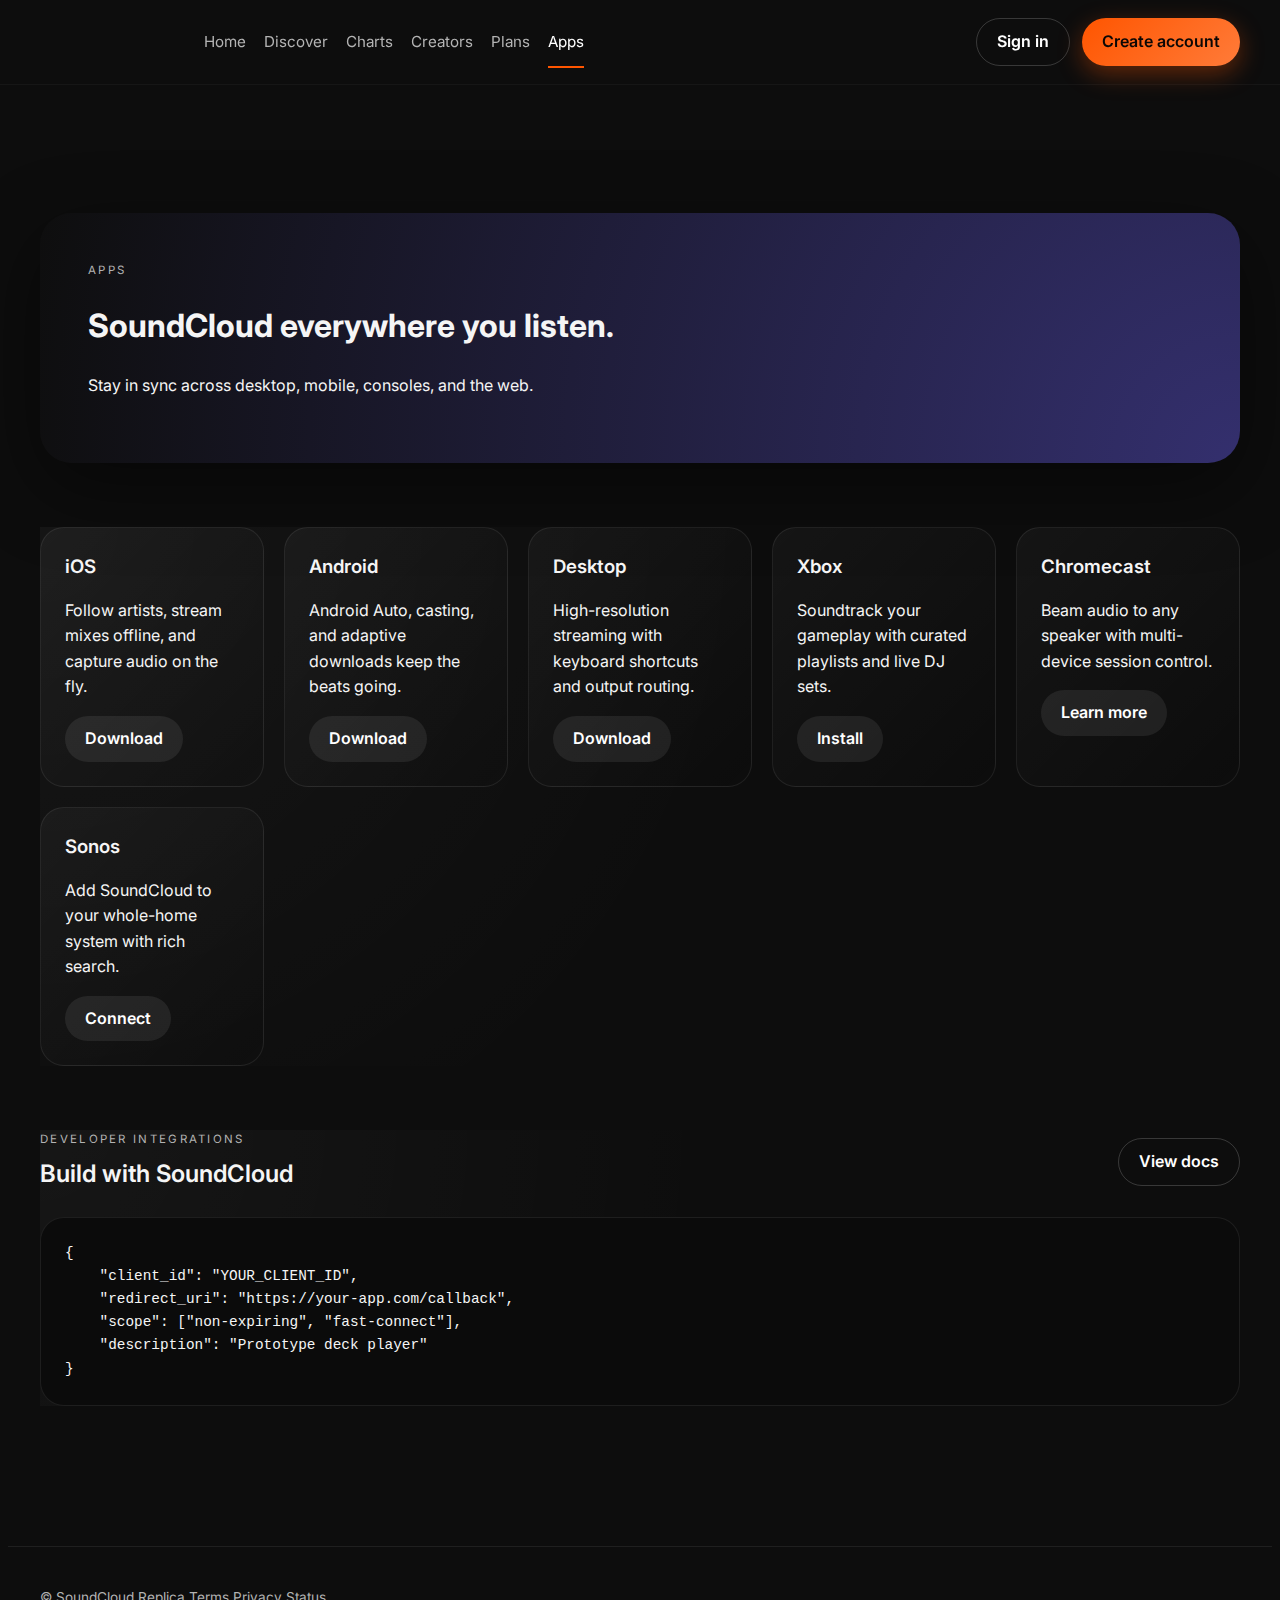
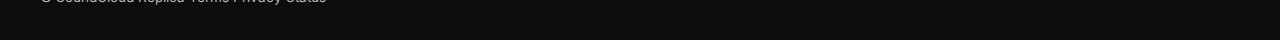
<file: apps.html>
<!DOCTYPE html>
<html lang="en">
<head>
    <meta charset="UTF-8" />
    <meta name="viewport" content="width=device-width, initial-scale=1.0" />
    <title>Apps • SoundCloud Replica</title>
    <link rel="preconnect" href="https://fonts.googleapis.com" />
    <link rel="preconnect" href="https://fonts.gstatic.com" crossorigin />
    <link href="https://fonts.googleapis.com/css2?family=Inter:wght@400;500;600;700&display=swap" rel="stylesheet" />
    <link rel="stylesheet" href="css/styles.css" />
</head>
<body class="subpage">
    <header class="site-header compact">
        <div class="header-inner">
            <a class="logo" href="index.html" aria-label="SoundCloud Home"></a>
            <nav class="primary-nav" aria-label="Primary">
                <a href="index.html">Home</a>
                <a href="discover.html">Discover</a>
                <a href="charts.html">Charts</a>
                <a href="creators.html">Creators</a>
                <a href="plans.html">Plans</a>
                <a href="apps.html" class="active">Apps</a>
            </nav>
            <div class="header-actions">
                <button class="ghost-btn" type="button">Sign in</button>
                <button class="primary-btn" type="button">Create account</button>
            </div>
            <button class="menu-toggle" aria-label="Open navigation">
                <span></span><span></span><span></span>
            </button>
        </div>
    </header>

    <main>
        <section class="page-hero apps">
            <p class="section-eyebrow">Apps</p>
            <h1>SoundCloud everywhere you listen.</h1>
            <p>Stay in sync across desktop, mobile, consoles, and the web.</p>
        </section>

        <section class="section app-grid">
            <article class="app-card">
                <h3>iOS</h3>
                <p>Follow artists, stream mixes offline, and capture audio on the fly.</p>
                <button class="secondary-btn">Download</button>
            </article>
            <article class="app-card">
                <h3>Android</h3>
                <p>Android Auto, casting, and adaptive downloads keep the beats going.</p>
                <button class="secondary-btn">Download</button>
            </article>
            <article class="app-card">
                <h3>Desktop</h3>
                <p>High-resolution streaming with keyboard shortcuts and output routing.</p>
                <button class="secondary-btn">Download</button>
            </article>
            <article class="app-card">
                <h3>Xbox</h3>
                <p>Soundtrack your gameplay with curated playlists and live DJ sets.</p>
                <button class="secondary-btn">Install</button>
            </article>
            <article class="app-card">
                <h3>Chromecast</h3>
                <p>Beam audio to any speaker with multi-device session control.</p>
                <button class="secondary-btn">Learn more</button>
            </article>
            <article class="app-card">
                <h3>Sonos</h3>
                <p>Add SoundCloud to your whole-home system with rich search.</p>
                <button class="secondary-btn">Connect</button>
            </article>
        </section>

        <section class="section dense">
            <header class="section-header">
                <div>
                    <p class="section-eyebrow">Developer integrations</p>
                    <h2>Build with SoundCloud</h2>
                </div>
                <a href="https://developers.soundcloud.com" class="ghost-btn">View docs</a>
            </header>
            <div class="code-panel">
                <pre><code>{
    "client_id": "YOUR_CLIENT_ID",
    "redirect_uri": "https://your-app.com/callback",
    "scope": ["non-expiring", "fast-connect"],
    "description": "Prototype deck player"
}</code></pre>
            </div>
        </section>
    </main>

    <footer class="site-footer small">
        <span>© SoundCloud Replica</span>
        <a href="#">Terms</a>
        <a href="#">Privacy</a>
        <a href="#">Status</a>
    </footer>

    <script src="js/main.js" defer></script>
</body>
</html>
</file>
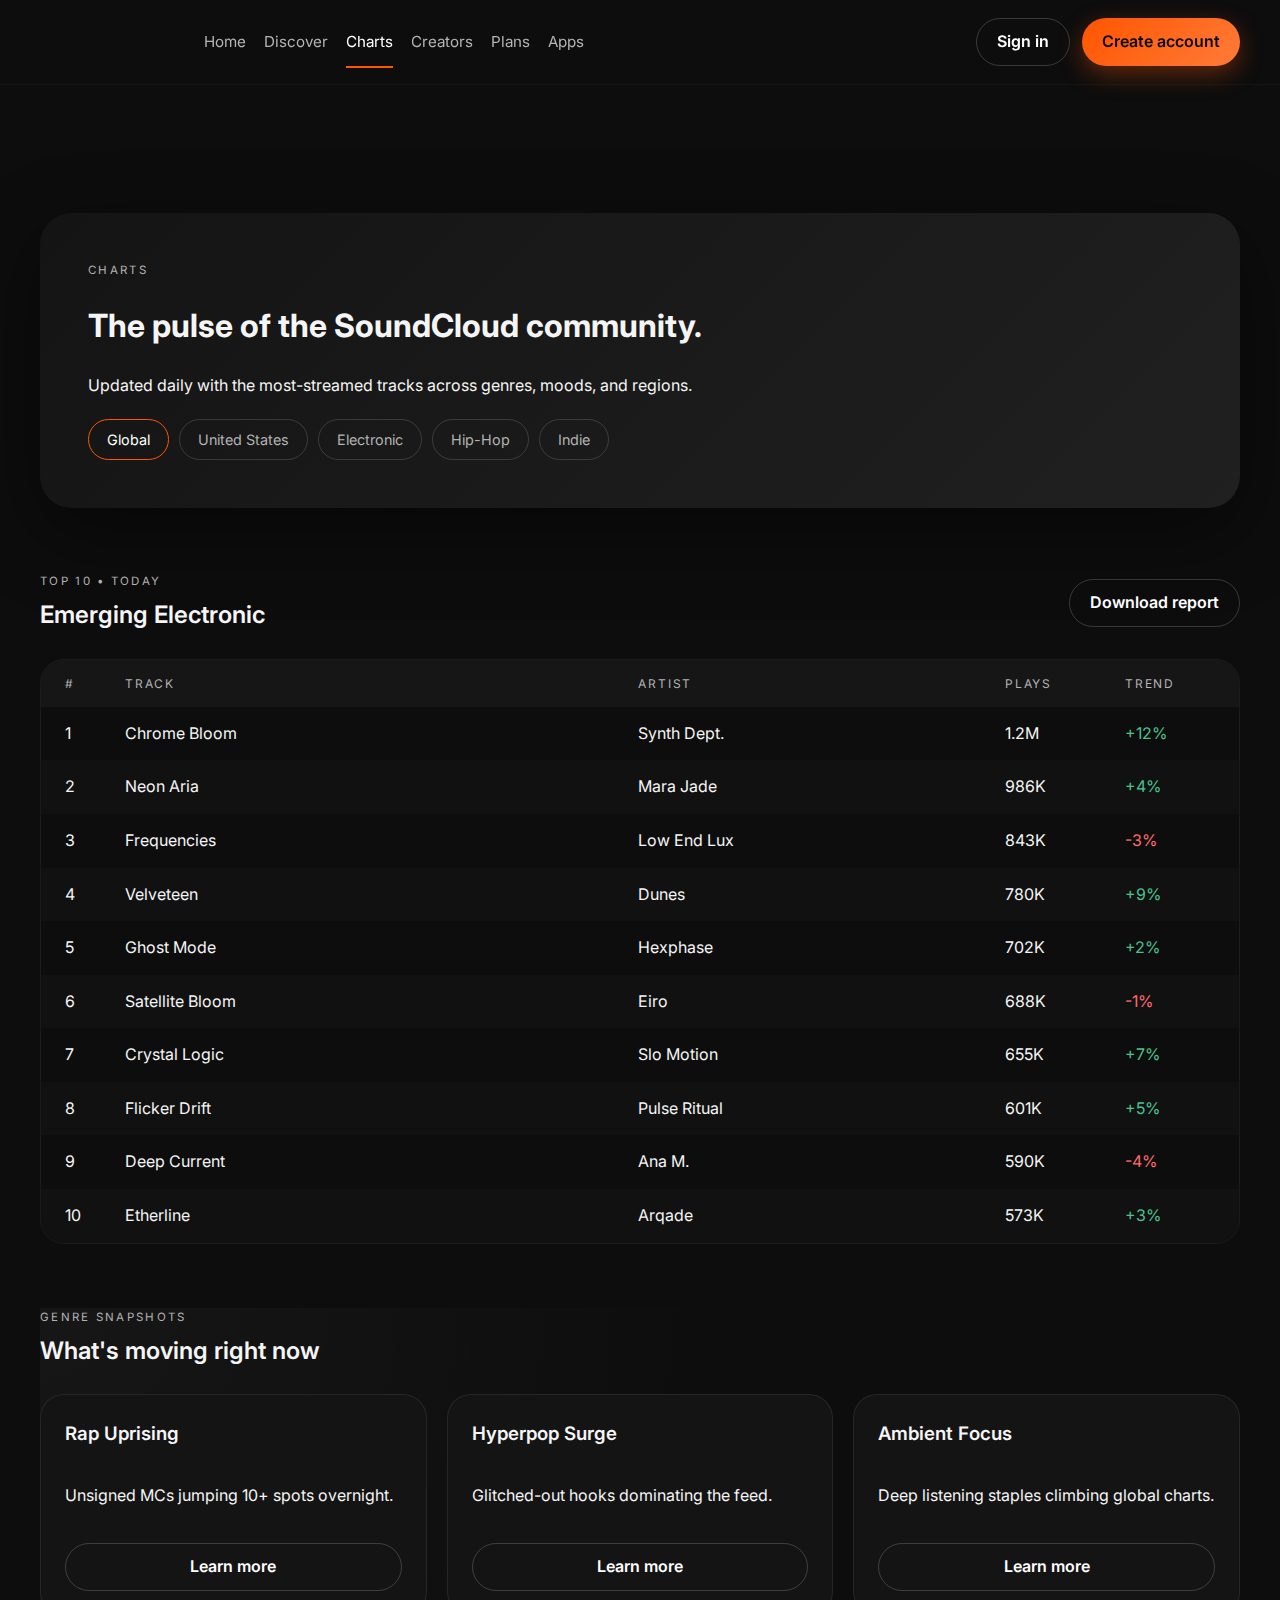
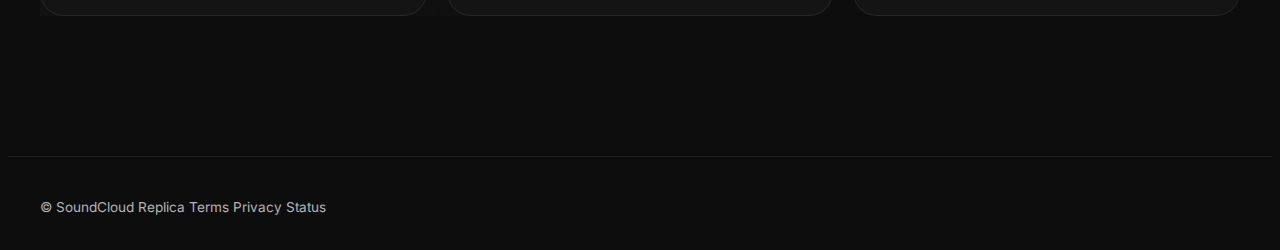
<file: charts.html>
<!DOCTYPE html>
<html lang="en">
<head>
    <meta charset="UTF-8" />
    <meta name="viewport" content="width=device-width, initial-scale=1.0" />
    <title>Charts • SoundCloud Replica</title>
    <link rel="preconnect" href="https://fonts.googleapis.com" />
    <link rel="preconnect" href="https://fonts.gstatic.com" crossorigin />
    <link href="https://fonts.googleapis.com/css2?family=Inter:wght@400;500;600;700&display=swap" rel="stylesheet" />
    <link rel="stylesheet" href="css/styles.css" />
</head>
<body class="subpage">
    <header class="site-header compact">
        <div class="header-inner">
            <a class="logo" href="index.html" aria-label="SoundCloud Home"></a>
            <nav class="primary-nav" aria-label="Primary">
                <a href="index.html">Home</a>
                <a href="discover.html">Discover</a>
                <a href="charts.html" class="active">Charts</a>
                <a href="creators.html">Creators</a>
                <a href="plans.html">Plans</a>
                <a href="apps.html">Apps</a>
            </nav>
            <div class="header-actions">
                <button class="ghost-btn" type="button">Sign in</button>
                <button class="primary-btn" type="button">Create account</button>
            </div>
            <button class="menu-toggle" aria-label="Open navigation">
                <span></span><span></span><span></span>
            </button>
        </div>
    </header>

    <main>
        <section class="page-hero">
            <p class="section-eyebrow">Charts</p>
            <h1>The pulse of the SoundCloud community.</h1>
            <p>Updated daily with the most-streamed tracks across genres, moods, and regions.</p>
            <div class="filters">
                <button class="chip active" data-filter="global">Global</button>
                <button class="chip" data-filter="us">United States</button>
                <button class="chip" data-filter="electronic">Electronic</button>
                <button class="chip" data-filter="hiphop">Hip-Hop</button>
                <button class="chip" data-filter="indie">Indie</button>
            </div>
        </section>

        <section class="section table-section">
            <header class="section-header">
                <div>
                    <p class="section-eyebrow">Top 10 • Today</p>
                    <h2>Emerging Electronic</h2>
                </div>
                <button class="ghost-btn">Download report</button>
            </header>
            <div class="charts-table" role="table">
                <div class="table-row table-head" role="row">
                    <div role="columnheader">#</div>
                    <div role="columnheader">Track</div>
                    <div role="columnheader">Artist</div>
                    <div role="columnheader">Plays</div>
                    <div role="columnheader">Trend</div>
                </div>
                <div class="table-body" data-chart></div>
            </div>
        </section>

        <section class="section dense">
            <header class="section-header">
                <div>
                    <p class="section-eyebrow">Genre snapshots</p>
                    <h2>What's moving right now</h2>
                </div>
            </header>
            <div class="section-grid injection-target" data-injection-target="section_grid" data-section="charts">
                <!-- dynamic -->
            </div>
        </section>
    </main>

    <footer class="site-footer small">
        <span>© SoundCloud Replica</span>
        <a href="#">Terms</a>
        <a href="#">Privacy</a>
        <a href="#">Status</a>
    </footer>

    <script src="js/main.js" defer></script>
</body>
</html>
</file>
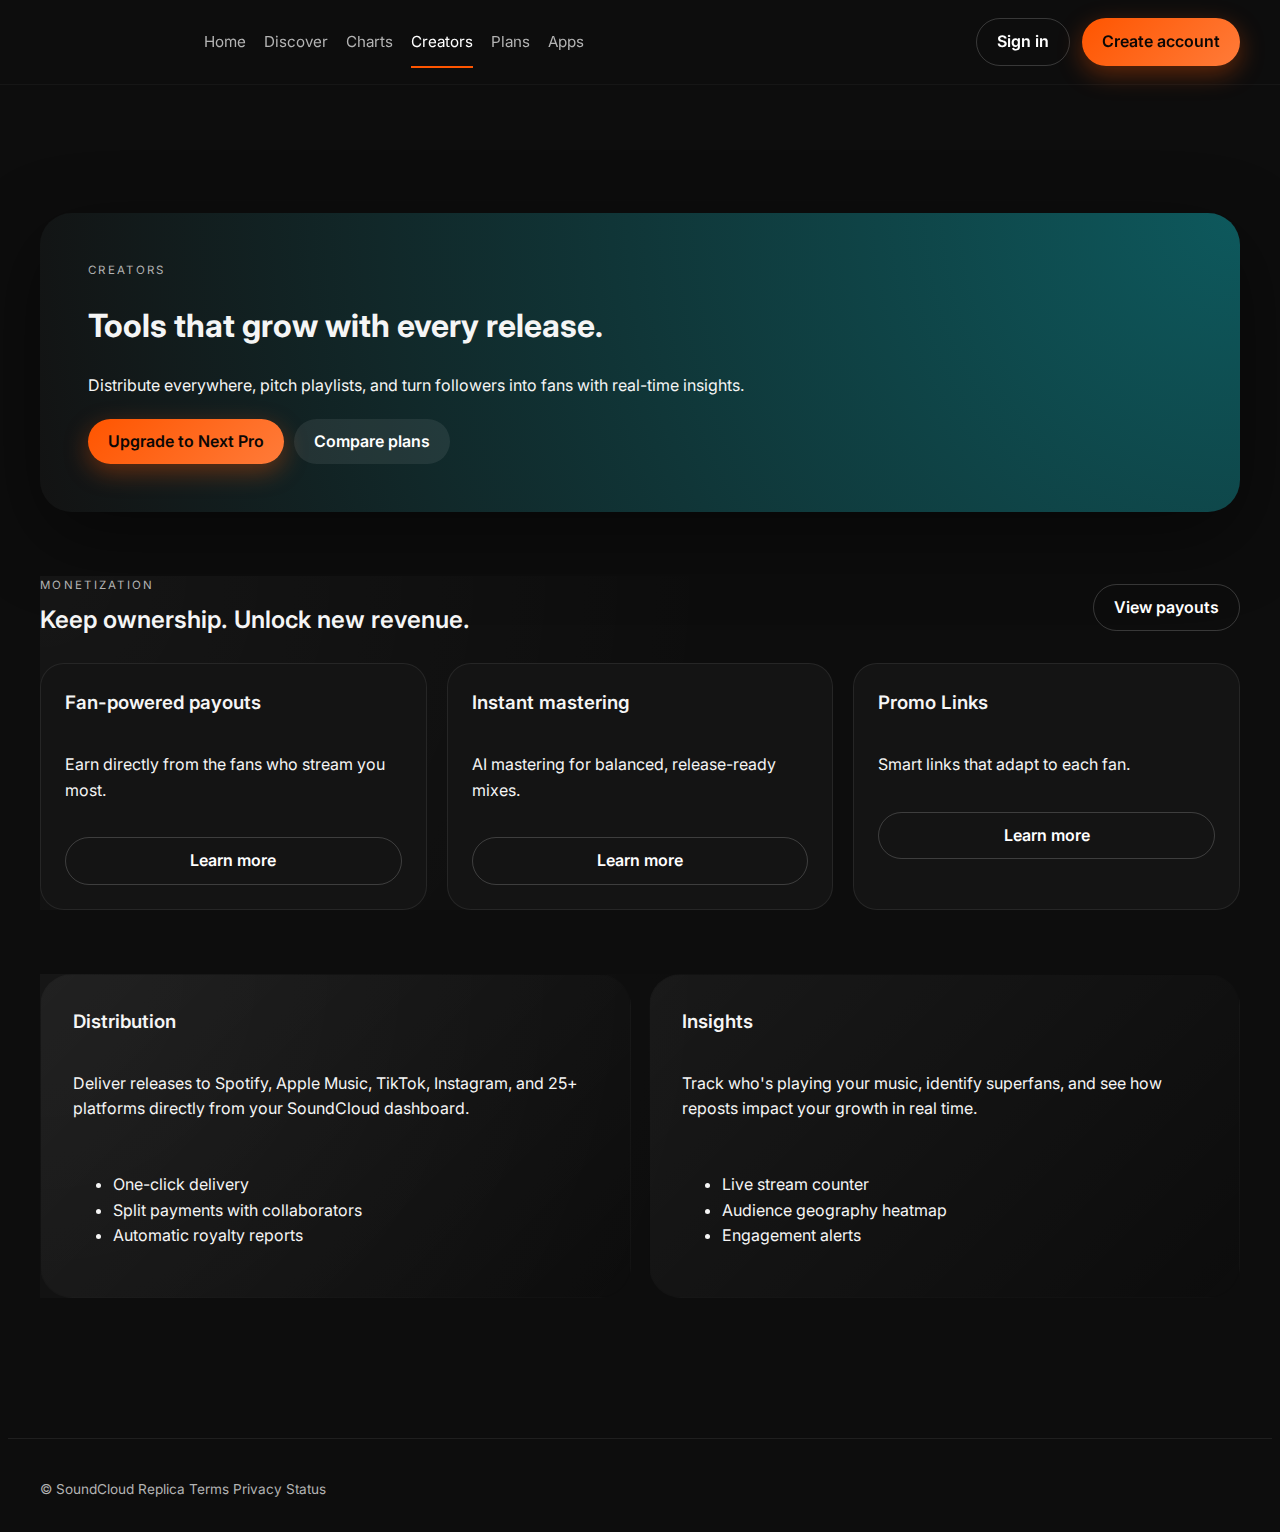
<file: creators.html>
<!DOCTYPE html>
<html lang="en">
<head>
    <meta charset="UTF-8" />
    <meta name="viewport" content="width=device-width, initial-scale=1.0" />
    <title>Creators • SoundCloud Replica</title>
    <link rel="preconnect" href="https://fonts.googleapis.com" />
    <link rel="preconnect" href="https://fonts.gstatic.com" crossorigin />
    <link href="https://fonts.googleapis.com/css2?family=Inter:wght@400;500;600;700&display=swap" rel="stylesheet" />
    <link rel="stylesheet" href="css/styles.css" />
</head>
<body class="subpage">
    <header class="site-header compact">
        <div class="header-inner">
            <a class="logo" href="index.html" aria-label="SoundCloud Home"></a>
            <nav class="primary-nav" aria-label="Primary">
                <a href="index.html">Home</a>
                <a href="discover.html">Discover</a>
                <a href="charts.html">Charts</a>
                <a href="creators.html" class="active">Creators</a>
                <a href="plans.html">Plans</a>
                <a href="apps.html">Apps</a>
            </nav>
            <div class="header-actions">
                <button class="ghost-btn" type="button">Sign in</button>
                <button class="primary-btn" type="button">Create account</button>
            </div>
            <button class="menu-toggle" aria-label="Open navigation">
                <span></span><span></span><span></span>
            </button>
        </div>
    </header>

    <main>
        <section class="page-hero creator">
            <p class="section-eyebrow">Creators</p>
            <h1>Tools that grow with every release.</h1>
            <p>Distribute everywhere, pitch playlists, and turn followers into fans with real-time insights.</p>
            <div class="hero-actions">
                <button class="primary-btn">Upgrade to Next Pro</button>
                <button class="secondary-btn">Compare plans</button>
            </div>
        </section>

        <section class="section">
            <header class="section-header">
                <div>
                    <p class="section-eyebrow">Monetization</p>
                    <h2>Keep ownership. Unlock new revenue.</h2>
                </div>
                <button class="ghost-btn">View payouts</button>
            </header>
            <div class="section-grid injection-target" data-injection-target="section_grid" data-section="creators">
                <!-- injection target -->
            </div>
        </section>

        <section class="section dense two-col">
            <article class="card gradient">
                <h3>Distribution</h3>
                <p>Deliver releases to Spotify, Apple Music, TikTok, Instagram, and 25+ platforms directly from your SoundCloud dashboard.</p>
                <ul>
                    <li>One-click delivery</li>
                    <li>Split payments with collaborators</li>
                    <li>Automatic royalty reports</li>
                </ul>
            </article>
            <article class="card gradient">
                <h3>Insights</h3>
                <p>Track who's playing your music, identify superfans, and see how reposts impact your growth in real time.</p>
                <ul>
                    <li>Live stream counter</li>
                    <li>Audience geography heatmap</li>
                    <li>Engagement alerts</li>
                </ul>
            </article>
        </section>
    </main>

    <footer class="site-footer small">
        <span>© SoundCloud Replica</span>
        <a href="#">Terms</a>
        <a href="#">Privacy</a>
        <a href="#">Status</a>
    </footer>

    <script src="js/main.js" defer></script>
</body>
</html>
</file>
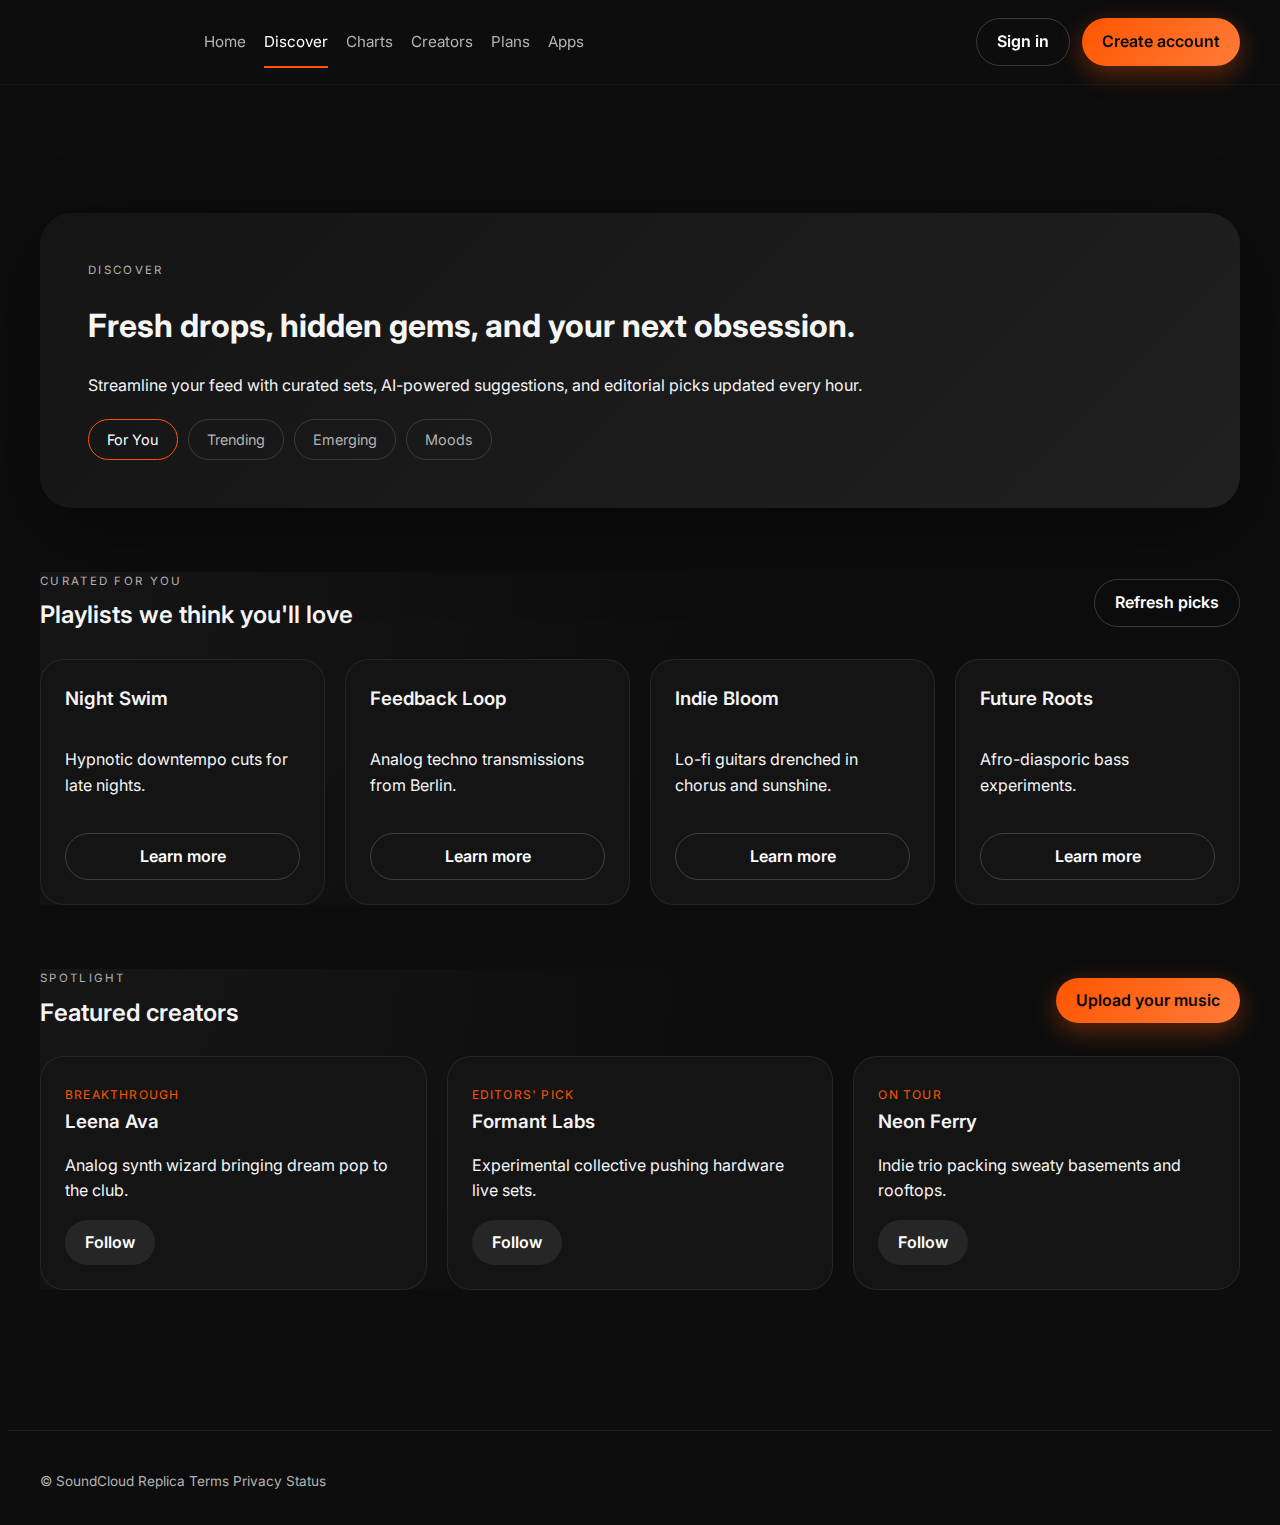
<file: discover.html>
<!DOCTYPE html>
<html lang="en">
<head>
    <meta charset="UTF-8" />
    <meta name="viewport" content="width=device-width, initial-scale=1.0" />
    <title>Discover • SoundCloud Replica</title>
    <link rel="preconnect" href="https://fonts.googleapis.com" />
    <link rel="preconnect" href="https://fonts.gstatic.com" crossorigin />
    <link href="https://fonts.googleapis.com/css2?family=Inter:wght@400;500;600;700&display=swap" rel="stylesheet" />
    <link rel="stylesheet" href="css/styles.css" />
</head>
<body class="subpage">
    <header class="site-header compact">
        <div class="header-inner">
            <a class="logo" href="index.html" aria-label="SoundCloud Home"></a>
            <nav class="primary-nav" aria-label="Primary">
                <a href="index.html">Home</a>
                <a href="discover.html" class="active">Discover</a>
                <a href="charts.html">Charts</a>
                <a href="creators.html">Creators</a>
                <a href="plans.html">Plans</a>
                <a href="apps.html">Apps</a>
            </nav>
            <div class="header-actions">
                <button class="ghost-btn" type="button">Sign in</button>
                <button class="primary-btn" type="button">Create account</button>
            </div>
            <button class="menu-toggle" aria-label="Open navigation">
                <span></span><span></span><span></span>
            </button>
        </div>
    </header>

    <main>
        <section class="page-hero">
            <p class="section-eyebrow">Discover</p>
            <h1>Fresh drops, hidden gems, and your next obsession.</h1>
            <p>Streamline your feed with curated sets, AI-powered suggestions, and editorial picks updated every hour.</p>
            <div class="filters">
                <button class="chip active" data-filter="for-you">For You</button>
                <button class="chip" data-filter="trending">Trending</button>
                <button class="chip" data-filter="emerging">Emerging</button>
                <button class="chip" data-filter="moods">Moods</button>
            </div>
        </section>

        <section class="section">
            <header class="section-header">
                <div>
                    <p class="section-eyebrow">Curated for you</p>
                    <h2>Playlists we think you'll love</h2>
                </div>
                <button class="ghost-btn">Refresh picks</button>
            </header>
            <div class="section-grid injection-target" data-injection-target="section_grid" data-section="discover">
                <!-- Injected cards -->
            </div>
        </section>

        <section class="section dense">
            <header class="section-header">
                <div>
                    <p class="section-eyebrow">Spotlight</p>
                    <h2>Featured creators</h2>
                </div>
                <button class="primary-btn">Upload your music</button>
            </header>
            <div class="spotlight-grid">
                <article class="spotlight-card">
                    <div class="badge">Breakthrough</div>
                    <h3>Leena Ava</h3>
                    <p>Analog synth wizard bringing dream pop to the club.</p>
                    <button class="secondary-btn">Follow</button>
                </article>
                <article class="spotlight-card">
                    <div class="badge">Editors' Pick</div>
                    <h3>Formant Labs</h3>
                    <p>Experimental collective pushing hardware live sets.</p>
                    <button class="secondary-btn">Follow</button>
                </article>
                <article class="spotlight-card">
                    <div class="badge">On Tour</div>
                    <h3>Neon Ferry</h3>
                    <p>Indie trio packing sweaty basements and rooftops.</p>
                    <button class="secondary-btn">Follow</button>
                </article>
            </div>
        </section>
    </main>

    <footer class="site-footer small">
        <span>© SoundCloud Replica</span>
        <a href="#">Terms</a>
        <a href="#">Privacy</a>
        <a href="#">Status</a>
    </footer>

    <script src="js/main.js" defer></script>
</body>
</html>
</file>
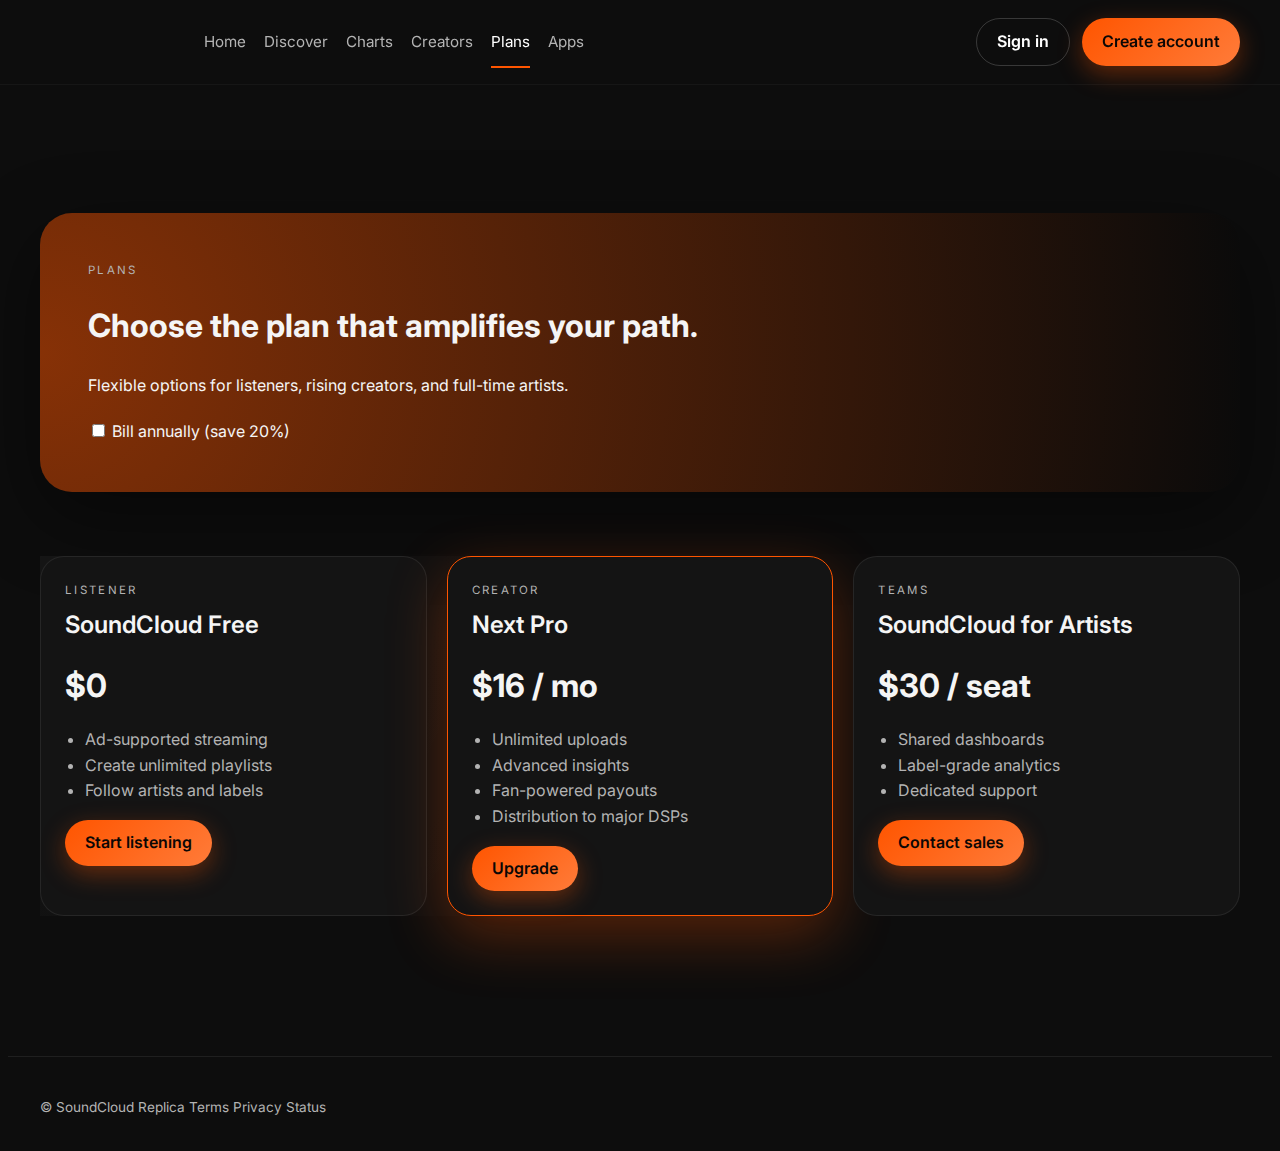
<file: plans.html>
<!DOCTYPE html>
<html lang="en">
<head>
    <meta charset="UTF-8" />
    <meta name="viewport" content="width=device-width, initial-scale=1.0" />
    <title>Plans • SoundCloud Replica</title>
    <link rel="preconnect" href="https://fonts.googleapis.com" />
    <link rel="preconnect" href="https://fonts.gstatic.com" crossorigin />
    <link href="https://fonts.googleapis.com/css2?family=Inter:wght@400;500;600;700&display=swap" rel="stylesheet" />
    <link rel="stylesheet" href="css/styles.css" />
</head>
<body class="subpage">
    <header class="site-header compact">
        <div class="header-inner">
            <a class="logo" href="index.html" aria-label="SoundCloud Home"></a>
            <nav class="primary-nav" aria-label="Primary">
                <a href="index.html">Home</a>
                <a href="discover.html">Discover</a>
                <a href="charts.html">Charts</a>
                <a href="creators.html">Creators</a>
                <a href="plans.html" class="active">Plans</a>
                <a href="apps.html">Apps</a>
            </nav>
            <div class="header-actions">
                <button class="ghost-btn" type="button">Sign in</button>
                <button class="primary-btn" type="button">Create account</button>
            </div>
            <button class="menu-toggle" aria-label="Open navigation">
                <span></span><span></span><span></span>
            </button>
        </div>
    </header>

    <main>
        <section class="page-hero plans">
            <p class="section-eyebrow">Plans</p>
            <h1>Choose the plan that amplifies your path.</h1>
            <p>Flexible options for listeners, rising creators, and full-time artists.</p>
            <div class="billing-toggle">
                <label>
                    <input type="checkbox" id="billingToggle" />
                    <span class="switch"></span>
                    <span class="label">Bill annually (save 20%)</span>
                </label>
            </div>
        </section>

        <section class="section pricing">
            <div class="pricing-card">
                <p class="section-eyebrow">Listener</p>
                <h2>SoundCloud Free</h2>
                <p class="price" data-price-free>$0</p>
                <ul>
                    <li>Ad-supported streaming</li>
                    <li>Create unlimited playlists</li>
                    <li>Follow artists and labels</li>
                </ul>
                <button class="primary-btn">Start listening</button>
            </div>
            <div class="pricing-card featured">
                <p class="section-eyebrow">Creator</p>
                <h2>Next Pro</h2>
                <p class="price" data-price-pro>$16 / mo</p>
                <ul>
                    <li>Unlimited uploads</li>
                    <li>Advanced insights</li>
                    <li>Fan-powered payouts</li>
                    <li>Distribution to major DSPs</li>
                </ul>
                <button class="primary-btn">Upgrade</button>
            </div>
            <div class="pricing-card">
                <p class="section-eyebrow">Teams</p>
                <h2>SoundCloud for Artists</h2>
                <p class="price" data-price-teams>$30 / seat</p>
                <ul>
                    <li>Shared dashboards</li>
                    <li>Label-grade analytics</li>
                    <li>Dedicated support</li>
                </ul>
                <button class="primary-btn">Contact sales</button>
            </div>
        </section>
    </main>

    <footer class="site-footer small">
        <span>© SoundCloud Replica</span>
        <a href="#">Terms</a>
        <a href="#">Privacy</a>
        <a href="#">Status</a>
    </footer>

    <script src="js/main.js" defer></script>
</body>
</html>
</file>
<file: css/styles.css>
:root {
  --color-bg: #0d0d0d;
  --color-panel: #141414;
  --color-panel-light: #f6f6f6;
  --color-panel-lighter: #fefefe;
  --color-border: rgba(255, 255, 255, 0.08);
  --color-border-strong: rgba(255, 255, 255, 0.16);
  --color-muted: #b3b3b3;
  --color-text: #f5f5f5;
  --color-inverse: #0f0f0f;
  --color-accent: #ff5500;
  --color-accent-alt: #ff774d;
  --color-secondary: #292929;
  --color-emerald: #0ecad4;
  --max-width: 1200px;
  --radius: 18px;
  --radius-sm: 10px;
  --shadow-soft: 0 25px 80px rgba(0, 0, 0, 0.45);
  --shadow-card: 0 18px 45px rgba(0, 0, 0, 0.35);
}

* {
  box-sizing: border-box;
}

body {
  margin: 0;
  font-family: 'Inter', 'Helvetica Neue', Arial, sans-serif;
  background: var(--color-bg);
  color: var(--color-text);
  min-height: 100vh;
  line-height: 1.6;
}

a {
  color: inherit;
  text-decoration: none;
}

img {
  max-width: 100%;
  display: block;
}

button {
  font: inherit;
  cursor: pointer;
  border: none;
  background: none;
  color: inherit;
}

main {
  width: min(100%, calc(var(--max-width) + 64px));
  margin: 0 auto;
  padding: 24px 32px 140px;
}

.subpage main {
  padding-top: 96px;
}

.promo-banner {
  background: #1d1d1d;
  color: var(--color-muted);
  font-size: 0.92rem;
  padding: 12px 32px;
  display: flex;
  align-items: center;
  justify-content: center;
  gap: 16px;
  border-bottom: 1px solid var(--color-border);
}

.promo-banner a {
  color: var(--color-accent);
  font-weight: 600;
}

.banner-close {
  background: rgba(255, 255, 255, 0.08);
  width: 32px;
  height: 32px;
  border-radius: 50%;
}

.site-header {
  position: sticky;
  top: 0;
  background: rgba(13, 13, 13, 0.9);
  backdrop-filter: blur(12px);
  border-bottom: 1px solid rgba(255, 255, 255, 0.04);
  z-index: 20;
}

.site-header.compact {
  background: rgba(13, 13, 13, 0.98);
}

.header-inner {
  width: min(100%, calc(var(--max-width) + 64px));
  margin: 0 auto;
  padding: 18px 32px;
  display: flex;
  align-items: center;
  gap: 24px;
}

.logo {
  width: 140px;
  height: 32px;
  background: url('https://upload.wikimedia.org/wikipedia/commons/2/20/Soundcloud_logo.svg') center/contain no-repeat;
}

.primary-nav {
  display: flex;
  gap: 18px;
  font-size: 0.95rem;
}

.primary-nav.open {
  display: flex;
  position: absolute;
  top: 72px;
  left: 0;
  right: 0;
  padding: 24px 32px;
  background: rgba(13, 13, 13, 0.98);
  flex-direction: column;
  border-bottom: 1px solid rgba(255, 255, 255, 0.08);
}

.primary-nav a {
  padding: 8px 0;
  color: var(--color-muted);
  position: relative;
}

.primary-nav a.active,
.primary-nav a:hover {
  color: #fff;
}

.primary-nav a.active::after {
  content: '';
  position: absolute;
  left: 0;
  bottom: -6px;
  width: 100%;
  height: 2px;
  background: var(--color-accent);
}

.header-actions {
  margin-left: auto;
  display: flex;
  gap: 12px;
}

.menu-toggle {
  display: none;
  flex-direction: column;
  gap: 5px;
}

.menu-toggle span {
  width: 22px;
  height: 2px;
  background: #fff;
  border-radius: 2px;
}

.primary-btn,
.secondary-btn,
.ghost-btn {
  border-radius: 999px;
  padding: 10px 20px;
  font-weight: 600;
  transition: transform 0.2s ease, box-shadow 0.2s ease;
}

.primary-btn {
  background: linear-gradient(135deg, var(--color-accent) 0%, #ff7b39 100%);
  color: #0b0705;
  box-shadow: 0 8px 25px rgba(255, 85, 0, 0.35);
}

.primary-btn:hover {
  transform: translateY(-1px);
}

.secondary-btn {
  background: rgba(255, 255, 255, 0.08);
  color: #fff;
}

.ghost-btn {
  border: 1px solid rgba(255, 255, 255, 0.18);
  color: #fff;
  background: transparent;
}

.ghost-btn.small {
  padding: 6px 14px;
  font-size: 0.85rem;
}

.hero {
  margin-top: 40px;
  display: flex;
  flex-direction: column;
  gap: 18px;
}

.hero-card {
  background: linear-gradient(135deg, #141414 0%, #1f1f1f 100%);
  border-radius: 28px;
  padding: 40px;
  display: grid;
  grid-template-columns: repeat(auto-fit, minmax(280px, 1fr));
  gap: 32px;
  box-shadow: var(--shadow-soft);
}

.hero-tag {
  letter-spacing: 0.3em;
  font-size: 0.78rem;
  color: var(--color-muted);
  text-transform: uppercase;
}

.hero-card h1 {
  font-size: clamp(2.5rem, 4vw, 3.4rem);
  margin: 12px 0;
  line-height: 1.1;
}

.hero-copy {
  color: rgba(255, 255, 255, 0.7);
  max-width: 420px;
}

.hero-actions {
  margin-top: 24px;
  display: flex;
  gap: 12px;
}

.hero-dots {
  margin-top: 32px;
  display: flex;
  gap: 8px;
}

.hero-dots .dot {
  width: 10px;
  height: 10px;
  border-radius: 50%;
  border: 1px solid rgba(255, 255, 255, 0.4);
  background: transparent;
}

.hero-dots .dot.active {
  background: #fff;
}

.hero-artist {
  background: #0c0c0c;
  border-radius: 22px;
  position: relative;
  overflow: hidden;
  border: 1px solid rgba(255, 255, 255, 0.04);
  min-height: 360px;
}

.artist-image {
  background: url('https://images.unsplash.com/photo-1511382270161-d873f8f73446?auto=format&fit=crop&w=800&q=80') center/cover;
  position: absolute;
  inset: 0;
  filter: saturate(1.1);
  transform: scale(1.05);
}

.artist-chip {
  position: absolute;
  bottom: 24px;
  left: 24px;
  right: 24px;
  background: rgba(0, 0, 0, 0.65);
  border-radius: 16px;
  padding: 14px 18px;
  display: flex;
  align-items: center;
  justify-content: space-between;
  z-index: 2;
  backdrop-filter: blur(10px);
}

.artist-name {
  font-weight: 600;
  margin: 0;
}

.artist-role {
  margin: 0;
  font-size: 0.85rem;
  color: var(--color-muted);
}

.utility-bar {
  background: #101010;
  border-radius: 999px;
  padding: 16px 24px;
  display: flex;
  align-items: center;
  gap: 18px;
  border: 1px solid rgba(255, 255, 255, 0.07);
}

.search-group {
  flex: 1;
  display: flex;
  align-items: center;
  gap: 12px;
  position: relative;
}

.search-group input {
  flex: 1;
  background: transparent;
  border: none;
  color: #fff;
  font-size: 1rem;
}

.search-group input:focus {
  outline: none;
}

.search-suggestions {
  position: absolute;
  top: 110%;
  left: 32px;
  right: 0;
  list-style: none;
  margin: 0;
  padding: 12px;
  background: #1a1a1a;
  border-radius: 16px;
  border: 1px solid rgba(255, 255, 255, 0.08);
  box-shadow: var(--shadow-card);
  font-size: 0.9rem;
  z-index: 5;
}

.search-suggestions li {
  padding: 8px 6px;
  cursor: pointer;
  border-radius: 8px;
}

.search-suggestions li:hover {
  background: rgba(255, 255, 255, 0.08);
}

.icon-search {
  width: 18px;
  height: 18px;
  mask: url('https://www.svgrepo.com/show/513202/search.svg') center/contain no-repeat;
  background: #fff;
  opacity: 0.7;
}

.utility-divider {
  width: 1px;
  height: 32px;
  background: rgba(255, 255, 255, 0.1);
}

.section {
  margin-top: 64px;
  background: radial-gradient(circle at top left, rgba(255, 255, 255, 0.04), transparent 55%);
}

.section.tight {
  margin-top: 32px;
}

.section-header {
  display: flex;
  align-items: center;
  justify-content: space-between;
  flex-wrap: wrap;
  gap: 16px;
  margin-bottom: 24px;
}

.section-eyebrow {
  text-transform: uppercase;
  letter-spacing: 0.2em;
  font-size: 0.72rem;
  color: var(--color-muted);
  margin: 0 0 6px;
}

.section-header h2,
.section h3,
.section h2,
.join h2 {
  margin: 0;
  font-weight: 600;
}

.playlist-grid {
  display: grid;
  grid-template-columns: repeat(auto-fit, minmax(240px, 1fr));
  gap: 20px;
}

.playlist-card {
  background: var(--color-panel);
  border-radius: var(--radius);
  padding: 20px;
  border: 1px solid rgba(255, 255, 255, 0.05);
  box-shadow: var(--shadow-card);
  display: flex;
  flex-direction: column;
  gap: 12px;
  position: relative;
}

.playlist-card .badge {
  position: absolute;
  top: 18px;
  right: 18px;
  background: rgba(0, 0, 0, 0.55);
  border: 1px solid rgba(255, 255, 255, 0.2);
  padding: 4px 10px;
  border-radius: 999px;
  font-size: 0.7rem;
  letter-spacing: 0.1em;
  text-transform: uppercase;
}

.playlist-card.injected {
  border: 2px solid #ffd15c;
  box-shadow: 0 0 25px rgba(255, 209, 92, 0.3);
}

.playlist-art {
  border-radius: 14px;
  height: 160px;
  background: linear-gradient(135deg, #2c2c2c, #050505);
  display: flex;
  align-items: center;
  justify-content: center;
  font-size: 2rem;
  font-weight: 700;
}

.playlist-card h3 {
  font-size: 1.15rem;
  margin: 0;
}

.tag-row {
  display: flex;
  gap: 8px;
  flex-wrap: wrap;
}

.tag {
  background: rgba(255, 255, 255, 0.08);
  border-radius: 999px;
  padding: 4px 12px;
  font-size: 0.75rem;
  color: var(--color-muted);
}

.playlist-meta {
  display: flex;
  justify-content: space-between;
  font-size: 0.85rem;
  color: var(--color-muted);
}

.listen-grid {
  display: grid;
  grid-template-columns: repeat(auto-fit, minmax(280px, 1fr));
  gap: 24px;
}

.card {
  border-radius: 32px;
  padding: 32px;
  display: flex;
  flex-direction: column;
  gap: 18px;
  border: 1px solid rgba(0, 0, 0, 0.05);
}

.card.white {
  background: var(--color-panel-lighter);
  color: #0a0a0a;
}

.card.dark {
  background: #090909;
  border: 1px solid rgba(255, 255, 255, 0.06);
}

.card.split {
  display: grid;
  grid-template-columns: repeat(auto-fit, minmax(220px, 1fr));
  align-items: center;
}

.device-stack {
  display: flex;
  align-items: flex-end;
  gap: 18px;
  min-height: 220px;
}

.device {
  border-radius: 24px;
  border: 2px solid #e5e5e5;
  background: linear-gradient(180deg, #fff, #e9e9e9);
}

.device-phone {
  width: 110px;
  height: 200px;
}

.device-tablet {
  width: 170px;
  height: 230px;
}

.store-badges {
  display: flex;
  gap: 12px;
}

.creator-illustration {
  height: 260px;
  background: url('https://images.unsplash.com/photo-1508214751196-bcfd4ca60f91?auto=format&fit=crop&w=800&q=80') center/cover;
  border-radius: 18px;
}

.join {
  text-align: center;
  padding: 72px 32px;
  border-radius: 36px;
  background: linear-gradient(145deg, #111, #090909);
  border: 1px solid rgba(255, 255, 255, 0.05);
  box-shadow: var(--shadow-card);
}

.join-actions {
  margin: 28px 0;
  display: flex;
  gap: 16px;
  justify-content: center;
}

.existing-account a {
  color: var(--color-accent);
}

.site-footer {
  border-top: 1px solid rgba(255, 255, 255, 0.08);
  padding: 40px 32px 120px;
  width: min(100%, calc(var(--max-width) + 64px));
  margin: 0 auto;
  color: var(--color-muted);
  font-size: 0.85rem;
}

.site-footer.small {
  padding-bottom: 32px;
}

.footer-links {
  display: flex;
  flex-wrap: wrap;
  gap: 16px;
  margin-bottom: 12px;
}

.footer-links a {
  color: var(--color-muted);
}

.player-bar {
  position: fixed;
  bottom: 0;
  left: 0;
  right: 0;
  background: #050505;
  border-top: 1px solid rgba(255, 255, 255, 0.08);
  padding: 12px 32px;
  display: flex;
  align-items: center;
  gap: 28px;
}

.player-controls button,
.player-actions button {
  width: 28px;
  height: 28px;
  opacity: 0.7;
  background: url('https://www.svgrepo.com/show/512790/play.svg') center/contain no-repeat;
}

.player-controls button.play {
  width: 36px;
  height: 36px;
  background-image: url('https://www.svgrepo.com/show/513286/pause.svg');
}

.player-controls button:nth-child(1) {
  background-image: url('https://www.svgrepo.com/show/513183/previous.svg');
}

.player-controls button:nth-child(3) {
  background-image: url('https://www.svgrepo.com/show/513278/next.svg');
}

.player-actions button:nth-child(1) {
  background-image: url('https://www.svgrepo.com/show/522913/heart.svg');
}

.player-actions button:nth-child(2) {
  background-image: url('https://www.svgrepo.com/show/512120/playlist.svg');
}

.player-actions button:nth-child(3) {
  background-image: url('https://www.svgrepo.com/show/506591/volume-high.svg');
}

.player-timeline {
  flex: 1;
}

.track-name {
  font-size: 0.9rem;
  display: block;
  margin-bottom: 6px;
}

.timeline {
  width: 100%;
  height: 4px;
  background: rgba(255, 255, 255, 0.1);
  border-radius: 999px;
  overflow: hidden;
}

.timeline .progress {
  display: block;
  height: 100%;
  background: var(--color-accent);
}

/* Subpages */
.page-hero {
  margin-top: 32px;
  padding: 48px;
  border-radius: 32px;
  background: linear-gradient(135deg, #141414, #202020);
  box-shadow: var(--shadow-soft);
}

.page-hero.creator {
  background: radial-gradient(circle at top right, rgba(14, 202, 212, 0.4), rgba(20, 20, 20, 0.8));
}

.page-hero.plans {
  background: radial-gradient(circle at left, rgba(255, 85, 0, 0.5), rgba(10, 10, 10, 0.9));
}

.page-hero.apps {
  background: radial-gradient(circle at bottom right, rgba(110, 99, 255, 0.4), rgba(14, 14, 14, 0.95));
}

.filters,
.hero-actions,
.billing-toggle {
  margin-top: 20px;
  display: flex;
  gap: 10px;
  flex-wrap: wrap;
}

.chip {
  border-radius: 999px;
  border: 1px solid rgba(255, 255, 255, 0.15);
  padding: 8px 18px;
  font-size: 0.9rem;
  color: var(--color-muted);
}

.chip.active {
  border-color: var(--color-accent);
  color: #fff;
}

.section-grid,
.spotlight-grid,
.app-grid,
.pricing {
  display: grid;
  gap: 20px;
}

.section-grid {
  grid-template-columns: repeat(auto-fit, minmax(240px, 1fr));
}

.spotlight-grid,
.pricing {
  grid-template-columns: repeat(auto-fit, minmax(260px, 1fr));
}

.app-grid {
  grid-template-columns: repeat(auto-fit, minmax(220px, 1fr));
}

.section-grid .card,
.spotlight-card,
.app-card,
.pricing-card {
  background: var(--color-panel);
  border: 1px solid rgba(255, 255, 255, 0.08);
  border-radius: 24px;
  padding: 24px;
  min-height: 200px;
}

.spotlight-card .badge {
  display: inline-flex;
  font-size: 0.75rem;
  letter-spacing: 0.1em;
  text-transform: uppercase;
  color: var(--color-accent);
}

.two-col {
  display: grid;
  grid-template-columns: repeat(auto-fit, minmax(260px, 1fr));
  gap: 18px;
}

.card.gradient {
  background: linear-gradient(135deg, rgba(255, 255, 255, 0.05), rgba(255, 255, 255, 0));
}

.pricing-card {
  text-align: left;
}

.pricing-card .price {
  font-size: 2rem;
  margin: 16px 0;
  font-weight: 700;
}

.pricing-card ul {
  padding-left: 20px;
  color: var(--color-muted);
}

.pricing-card.featured {
  border: 1px solid var(--color-accent);
  box-shadow: 0 20px 60px rgba(255, 85, 0, 0.3);
}

.app-card {
  background: linear-gradient(135deg, rgba(255, 255, 255, 0.04), rgba(255, 255, 255, 0));
}

.code-panel {
  background: #0b0b0b;
  border-radius: 24px;
  border: 1px solid rgba(255, 255, 255, 0.08);
  padding: 24px;
  overflow-x: auto;
}

.code-panel pre {
  margin: 0;
  font-size: 0.9rem;
}

.table-section {
  background: none;
}

.charts-table {
  border-radius: 24px;
  border: 1px solid rgba(255, 255, 255, 0.06);
  overflow: hidden;
}

.table-row {
  display: grid;
  grid-template-columns: 60px 1.4fr 1fr 120px 90px;
  padding: 14px 24px;
  align-items: center;
}

.table-head {
  background: rgba(255, 255, 255, 0.04);
  text-transform: uppercase;
  font-size: 0.75rem;
  letter-spacing: 0.15em;
  color: var(--color-muted);
}

.table-row:nth-child(even) {
  background: rgba(255, 255, 255, 0.02);
}

.trend-up {
  color: #4ac18e;
}

.trend-down {
  color: #ff6a6a;
}

/* Responsive tweaks */
@media (max-width: 960px) {
  .primary-nav {
    display: none;
  }

  .menu-toggle {
    display: flex;
    margin-left: auto;
  }

  .header-actions {
    display: none;
  }

  .utility-bar {
    flex-direction: column;
    border-radius: 24px;
  }
}

@media (max-width: 640px) {
  main {
    padding: 24px 20px 140px;
  }

  .hero-card {
    padding: 28px;
  }

  .card,
  .page-hero,
  .join {
    padding: 24px;
  }

  .player-bar {
    flex-direction: column;
    align-items: flex-start;
    gap: 12px;
  }
}
</file>
